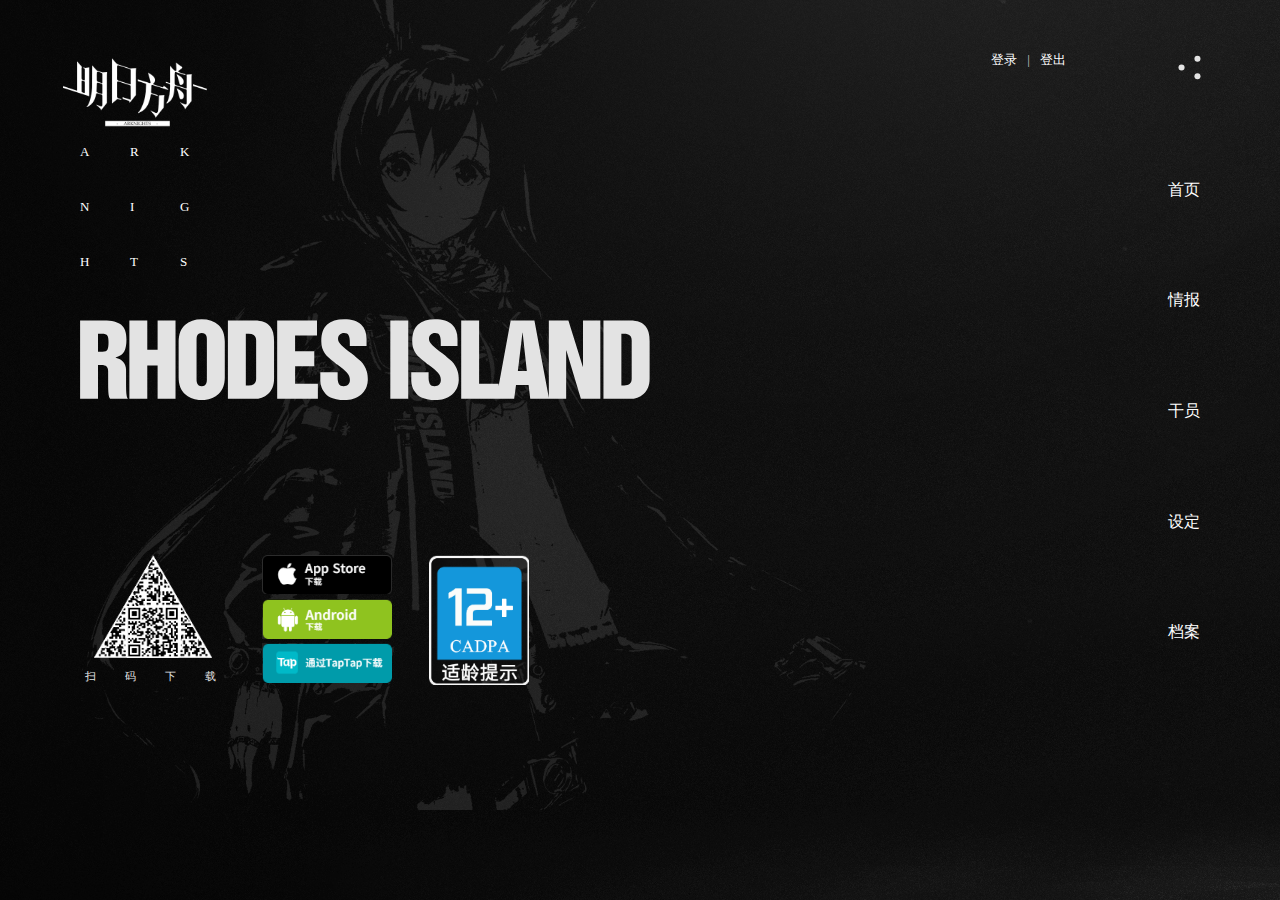
<file: index.html>
<!DOCTYPE html>
<html lang="en">

<head>
    <meta charset="UTF-8">
    <meta http-equiv="X-UA-Compatible" content="IE=edge">
    <meta name="viewport" content="width=device-width, initial-scale=1.0">
    <title>首页</title>
    <link rel="stylesheet" href="./css/style0.css">
</head>

<body background="./img/pageOne/background.jpg">
    <img class="amiya" src="./img/pageOne/amiya.png" alt="">
    <div class="person">
        <div>
            <a href="./page/login.html">登录</a>
            <span>|</span>
            <a href="javascript:void(0);">登出</a>
        </div>
        <svg version="1.1" xmlns="http://www.w3.org/2000/svg" xmlns:xlink="http://www.w3.org/1999/xlink"
            viewBox="0 0 300 300" id="sv">
            <circle cx="242" cy="49" r="35"></circle>
            <circle cx="242" cy="251" r="35"></circle>
            <circle cx="58" cy="150" r="35"></circle>
            <line x1="242" y1="49" x2="59" y2="150" stroke-width="20"></line>
            <line x1="242" y1="251" x2="59" y2="150" stroke-width="20"></line>
        </svg>
    </div>
    <nav id="nav">
        <div class="navContent">
            <ol class="navMenu">
                <li>
                    <a href="index.html">首页</a>
                </li>
                <li>
                    <a href="./page/news.html">情报</a>
                </li>
                <li>
                    <a href="./page/people.html">干员</a>
                </li>
                <li>
                    <a href="./page/background.html">设定</a>
                </li>
                <li>
                    <a href="./page/archives.html">档案</a>
                </li>
            </ol>
        </div>
    </nav>
    <section>
        <div class="title">
            <img src="./img/pageOne/title.png" width="150px" alt="">
        </div>
        <div class="arknights">
            <span>A</span>
            <span>R</span>
            <span>K</span>

            <span>N</span>
            <span>I</span>
            <span>G</span>

            <span>H</span>
            <span>T</span>
            <span>S</span>
        </div>
        <div class="island">
            <svg xmlns="http://www.w3.org/2000/svg" xmlns:xlink="http://www.w3.org/1999/xlink" viewBox="0 0 652 93"
                style="transform: translateY(0%); opacity: 1;">
                <path
                    d="M649.688,78.662 C648.425,81.580 646.737,83.975 644.620,85.844 C642.504,87.715 640.127,89.099 637.493,89.997 C634.855,90.894 632.126,91.343 629.305,91.343 L598.785,91.343 L598.785,1.673 L629.305,1.673 C633.538,1.673 637.102,2.253 639.998,3.413 C642.894,4.574 645.195,6.219 646.904,8.351 C648.612,10.483 649.817,12.991 650.524,15.870 C651.229,18.751 651.582,22.025 651.582,25.690 L651.582,68.336 C651.582,72.303 650.951,75.744 649.688,78.662 ZM631.087,24.568 C631.087,19.481 628.228,16.936 622.511,16.936 L619.281,16.936 L619.281,76.080 L622.511,76.080 C628.228,76.080 631.087,73.538 631.087,68.449 L631.087,24.568 ZM556.348,35.903 L556.126,35.903 L556.126,91.343 L536.522,91.343 L536.299,91.343 L515.024,91.343 L513.131,75.407 L498.762,75.407 L496.646,91.343 L478.826,91.343 L476.150,91.343 L436.053,91.343 L436.053,1.673 L456.548,1.673 L456.548,74.060 L478.826,74.060 L478.826,76.791 L492.636,1.673 L519.814,1.673 L536.299,90.145 L536.299,1.673 L558.687,1.673 L575.172,54.533 L575.395,54.533 L575.395,1.673 L595.222,1.673 L595.222,91.343 L572.946,91.343 L556.348,35.903 ZM506.337,15.590 L506.113,15.590 L500.878,59.471 L511.126,59.471 L506.337,15.590 ZM427.143,84.890 C424.988,87.247 422.092,89.155 418.454,90.614 C414.815,92.073 410.472,92.802 405.422,92.802 C400.595,92.802 396.474,92.129 393.059,90.782 C389.642,89.436 386.894,87.640 384.816,85.395 C382.737,83.151 381.233,80.757 380.305,78.212 C379.376,75.670 378.913,73.125 378.913,70.582 L378.913,60.929 L398.740,60.929 L398.740,67.551 C398.740,70.395 399.222,72.658 400.187,74.341 C401.152,76.024 402.972,76.866 405.645,76.866 C407.873,76.866 409.617,76.212 410.880,74.902 C412.143,73.593 412.774,71.928 412.774,69.908 C412.774,66.616 411.585,63.718 409.210,61.210 C406.833,58.704 403.194,55.693 398.294,52.176 C397.922,51.878 397.329,51.429 396.512,50.829 C395.323,49.858 394.432,49.109 393.839,48.585 C391.462,46.715 389.531,45.105 388.047,43.759 C386.560,42.412 385.206,40.879 383.981,39.158 C382.756,37.437 381.790,35.437 381.085,33.153 C380.378,30.872 380.027,28.271 380.027,25.354 C380.027,16.750 382.272,10.410 386.766,6.331 C391.258,2.253 397.737,0.215 406.203,0.215 C414.890,0.215 421.331,2.198 425.527,6.162 C429.722,10.129 431.821,15.665 431.821,22.772 L431.821,30.853 L412.662,30.853 L412.662,26.027 C412.662,23.109 412.235,20.735 411.382,18.900 C410.527,17.068 408.801,16.151 406.203,16.151 C404.048,16.151 402.340,16.750 401.079,17.946 C399.815,19.144 399.186,20.791 399.186,22.885 C399.186,25.129 400.484,27.505 403.083,30.011 C405.682,32.518 409.581,35.717 414.779,39.606 L416.228,40.729 C417.043,41.402 418.232,42.412 419.792,43.759 C422.092,45.555 423.930,47.126 425.305,48.473 C426.678,49.819 427.978,51.466 429.204,53.410 C430.429,55.357 431.412,57.675 432.155,60.368 C432.897,63.062 433.269,66.243 433.269,69.908 C433.269,72.303 432.786,74.809 431.821,77.427 C430.855,80.047 429.296,82.533 427.143,84.890 ZM354.965,1.673 L375.460,1.673 L375.460,91.343 L354.965,91.343 L354.965,1.673 ZM323.109,84.890 C320.954,87.247 318.058,89.155 314.421,90.614 C310.782,92.073 306.437,92.802 301.389,92.802 C296.561,92.802 292.440,92.129 289.025,90.782 C285.608,89.436 282.860,87.640 280.782,85.395 C278.702,83.151 277.199,80.757 276.271,78.212 C275.342,75.670 274.879,73.125 274.879,70.582 L274.879,60.929 L294.705,60.929 L294.705,67.551 C294.705,70.395 295.188,72.658 296.154,74.341 C297.118,76.024 298.938,76.866 301.611,76.866 C303.839,76.866 305.583,76.212 306.846,74.902 C308.108,73.593 308.740,71.928 308.740,69.908 C308.740,66.616 307.551,63.718 305.176,61.210 C302.798,58.704 299.161,55.693 294.260,52.176 C293.887,51.878 293.294,51.429 292.478,50.829 C291.289,49.858 290.398,49.109 289.805,48.585 C287.427,46.715 285.497,45.105 284.013,43.759 C282.527,42.412 281.172,40.879 279.947,39.158 C278.722,37.437 277.756,35.437 277.050,33.153 C276.344,30.872 275.993,28.271 275.993,25.354 C275.993,16.750 278.238,10.410 282.732,6.331 C287.224,2.253 293.703,0.215 302.168,0.215 C310.856,0.215 317.297,2.198 321.494,6.162 C325.688,10.129 327.787,15.665 327.787,22.772 L327.787,30.853 L308.629,30.853 L308.629,26.027 C308.629,23.109 308.200,20.735 307.348,18.900 C306.493,17.068 304.766,16.151 302.168,16.151 C300.013,16.151 298.307,16.750 297.044,17.946 C295.781,19.144 295.151,20.791 295.151,22.885 C295.151,25.129 296.449,27.505 299.049,30.011 C301.648,32.518 305.546,35.717 310.745,39.606 L312.193,40.729 C313.009,41.402 314.198,42.412 315.757,43.759 C318.058,45.555 319.896,47.126 321.271,48.473 C322.644,49.819 323.944,51.466 325.169,53.410 C326.394,55.357 327.378,57.675 328.121,60.368 C328.863,63.062 329.235,66.243 329.235,69.908 C329.235,72.303 328.751,74.809 327.787,77.427 C326.821,80.047 325.262,82.533 323.109,84.890 ZM225.535,1.673 L271.092,1.673 L271.092,18.956 L246.030,18.956 L246.030,36.800 L267.973,36.800 L267.973,54.084 L246.030,54.084 L246.030,74.060 L272.094,74.060 L272.094,91.343 L225.535,91.343 L225.535,1.673 ZM215.009,85.844 C212.893,87.715 210.515,89.099 207.880,89.997 C205.243,90.894 202.515,91.343 199.694,91.343 L169.173,91.343 L169.173,1.673 L199.694,1.673 C203.926,1.673 207.490,2.253 210.386,3.413 C213.282,4.574 215.583,6.219 217.293,8.351 C219.000,10.483 220.206,12.991 220.913,15.870 C221.617,18.751 221.971,22.025 221.971,25.690 L221.971,68.336 C221.971,72.303 221.339,75.744 220.077,78.662 C218.814,81.580 217.126,83.975 215.009,85.844 ZM201.476,24.568 C201.476,19.481 198.616,16.936 192.899,16.936 L189.669,16.936 L189.669,76.080 L192.899,76.080 C198.616,76.080 201.476,73.538 201.476,68.449 L201.476,24.568 ZM139.211,92.802 C131.117,92.802 124.692,90.484 119.942,85.844 C115.188,81.206 112.813,74.884 112.813,66.878 L112.813,26.139 C112.813,17.685 115.225,11.252 120.053,6.836 C124.879,2.422 131.264,0.215 139.211,0.215 C147.156,0.215 153.542,2.422 158.369,6.836 C163.195,11.252 165.609,17.685 165.609,26.139 L165.609,66.878 C165.609,74.884 163.232,81.206 158.481,85.844 C153.728,90.484 147.304,92.802 139.211,92.802 ZM145.115,24.344 C145.115,23.221 145.076,22.250 145.003,21.425 C144.928,20.603 144.706,19.781 144.335,18.956 C143.963,18.134 143.369,17.460 142.552,16.936 C141.735,16.414 140.621,16.151 139.211,16.151 C137.800,16.151 136.686,16.414 135.869,16.936 C135.052,17.460 134.459,18.134 134.087,18.956 C133.715,19.781 133.492,20.603 133.419,21.425 C133.344,22.250 133.308,23.221 133.308,24.344 L133.308,68.673 C133.308,69.571 133.344,70.432 133.419,71.255 C133.492,72.078 133.715,72.938 134.087,73.836 C134.459,74.734 135.052,75.463 135.869,76.024 C136.686,76.585 137.800,76.866 139.211,76.866 C140.621,76.866 141.735,76.585 142.552,76.024 C143.369,75.463 143.963,74.734 144.335,73.836 C144.706,72.938 144.928,72.078 145.003,71.255 C145.076,70.432 145.115,69.571 145.115,68.673 L145.115,24.344 ZM88.753,53.186 L76.947,53.186 L76.947,91.343 L56.452,91.343 L56.452,1.673 L76.947,1.673 L76.947,35.229 L88.753,35.229 L88.753,1.673 L109.249,1.673 L109.249,91.343 L88.753,91.343 L88.753,53.186 ZM49.490,49.202 C51.606,51.710 52.665,54.833 52.665,58.573 L52.665,74.397 C52.665,79.335 52.793,83.114 53.055,85.732 C53.313,88.351 53.890,90.221 54.780,91.343 L34.509,91.343 C33.468,90.072 32.819,88.015 32.559,85.170 C32.298,82.328 32.170,78.737 32.170,74.397 L32.170,60.032 C32.170,57.414 31.574,55.525 30.387,54.365 C29.199,53.205 27.194,52.625 24.373,52.625 L20.585,52.625 L20.585,91.343 L0.091,91.343 L0.091,1.673 L27.157,1.673 C36.438,1.673 43.086,3.301 47.095,6.555 C51.105,9.810 53.110,15.404 53.110,23.334 C53.110,29.245 52.311,33.790 50.716,36.969 C49.118,40.150 45.795,42.524 40.746,44.095 L40.746,44.320 C44.459,45.069 47.374,46.696 49.490,49.202 ZM31.334,19.069 C30.479,17.649 28.232,16.936 24.595,16.936 L20.585,16.936 L20.585,37.361 L25.598,37.361 C28.716,37.361 30.666,36.520 31.445,34.837 C32.225,33.153 32.615,30.479 32.615,26.812 C32.615,23.072 32.187,20.491 31.334,19.069 Z">
                </path>
            </svg>
        </div>
        <div class="st"></div>
    </section>
    <footer>
        <div class="download">
            <div class="m">
                <div>
                    <img src="./img/pageOne/code.png" alt="">
                    <span class="DW">扫码下载</span>
                </div>
            </div>
            <div class="D">
                <a href="https://apps.apple.com/cn/app/id1454663939" target="_blank">
                    <img src="./img/pageOne/apple.png" width="130px" alt="">
                </a>
                <a href="https://ak.hypergryph.com/downloads/android_lastest">
                    <img src="./img/pageOne/android.png" width="130px" alt="">
                </a>
                <a href="https://l.taptap.com/UsXMIuxq">
                    <img src="./img/pageOne/taptap.png" width="130px" alt="">
                </a>
            </div>
            <div class="do">
                <a href="https://ak.hypergryph.com/news/2021059770.html" target="_blank">
                    <img src="./img/pageOne/12+.png" width="100px" alt="">
                </a>
            </div>
        </div>
    </footer>
</body>

</html>
</file>
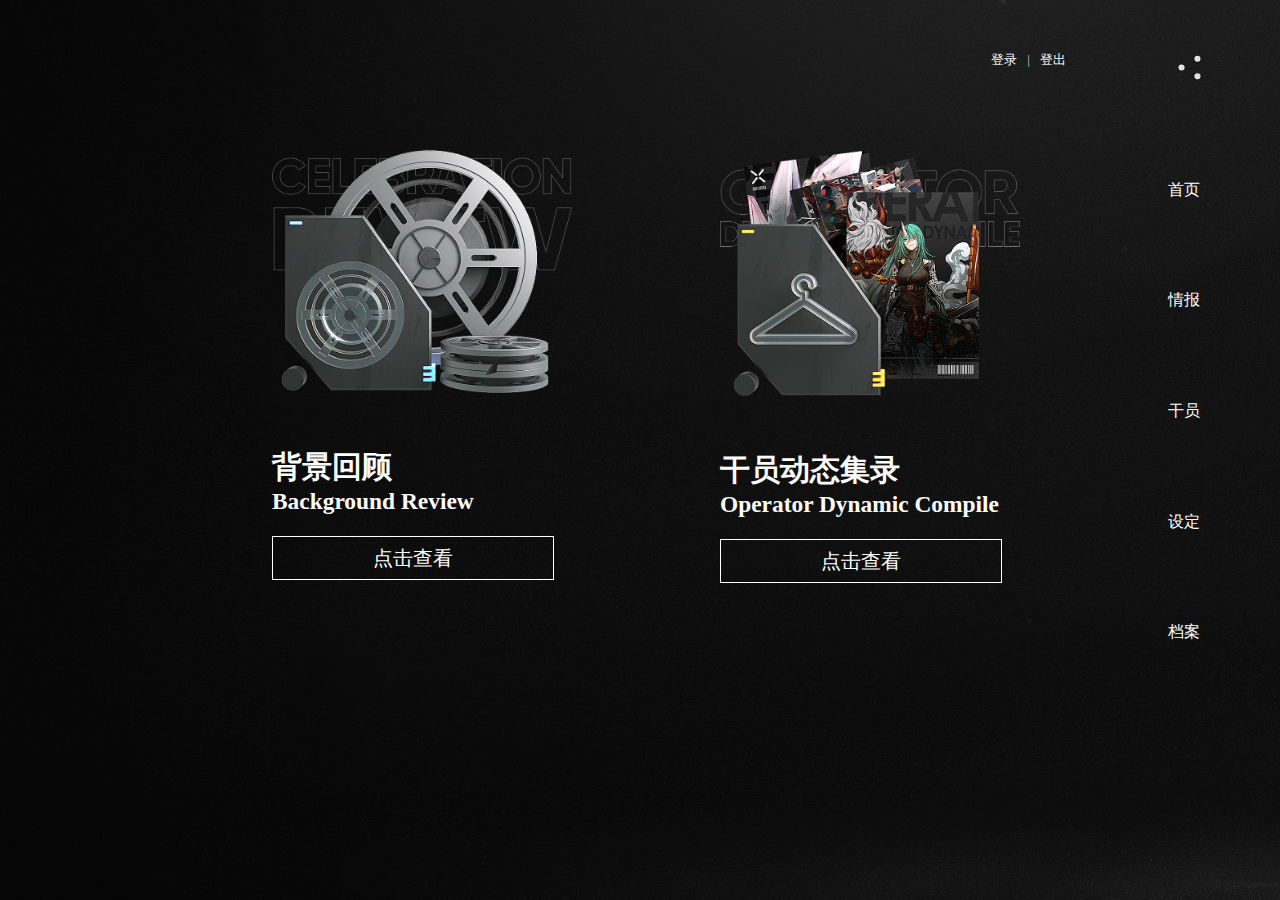
<file: page/archives.html>
<!DOCTYPE html>
<html lang="en">

<head>
    <meta charset="UTF-8">
    <meta http-equiv="X-UA-Compatible" content="IE=edge">
    <meta name="viewport" content="width=device-width, initial-scale=1.0">
    <title>档案</title>
    <link rel="stylesheet" href="../css/style4.css">
</head>

<body>
    <div class="person">
        <div>
            <a href="../page/login.html">登录</a>
            <span>|</span>
            <a href="javascript:void(0);">登出</a>
        </div>
        <svg version="1.1" xmlns="http://www.w3.org/2000/svg" xmlns:xlink="http://www.w3.org/1999/xlink"
            viewBox="0 0 300 300" id="sv">
            <circle cx="242" cy="49" r="35"></circle>
            <circle cx="242" cy="251" r="35"></circle>
            <circle cx="58" cy="150" r="35"></circle>
            <line x1="242" y1="49" x2="59" y2="150" stroke-width="20"></line>
            <line x1="242" y1="251" x2="59" y2="150" stroke-width="20"></line>
        </svg>
    </div>
    <nav id="nav">
        <div class="navContent">
            <ol class="navMenu">
                <li>
                    <a href="../index.html">首页</a>
                </li>
                <li>
                    <a href="../page/news.html">情报</a>
                </li>
                <li>
                    <a href="../page/people.html">干员</a>
                </li>
                <li>
                    <a href="../page/background.html">设定</a>
                </li>
                <li>
                    <a href="../page/archives.html">档案</a>
                </li>
            </ol>
        </div>
    </nav>
    <div class="one">
        <img src="../img/pageFive/one.png" alt="">
        <div id="text1">
            <h2>背景回顾</h2>
            <h3>Background Review</h3>
            <a href="../page/background.html"> 点击查看</a>
        </div>
    </div>
    <div class="two">
        <img src="../img/pageFive/two.png" alt="">
        <div id="text2">
            <h2>干员动态集录</h2>
            <h3>Operator Dynamic Compile</h3>
            <a href="https://ak.hypergryph.com/archive/dynamicCompile/"> 点击查看</a>
        </div>
    </div>
</body>

</html>
</file>
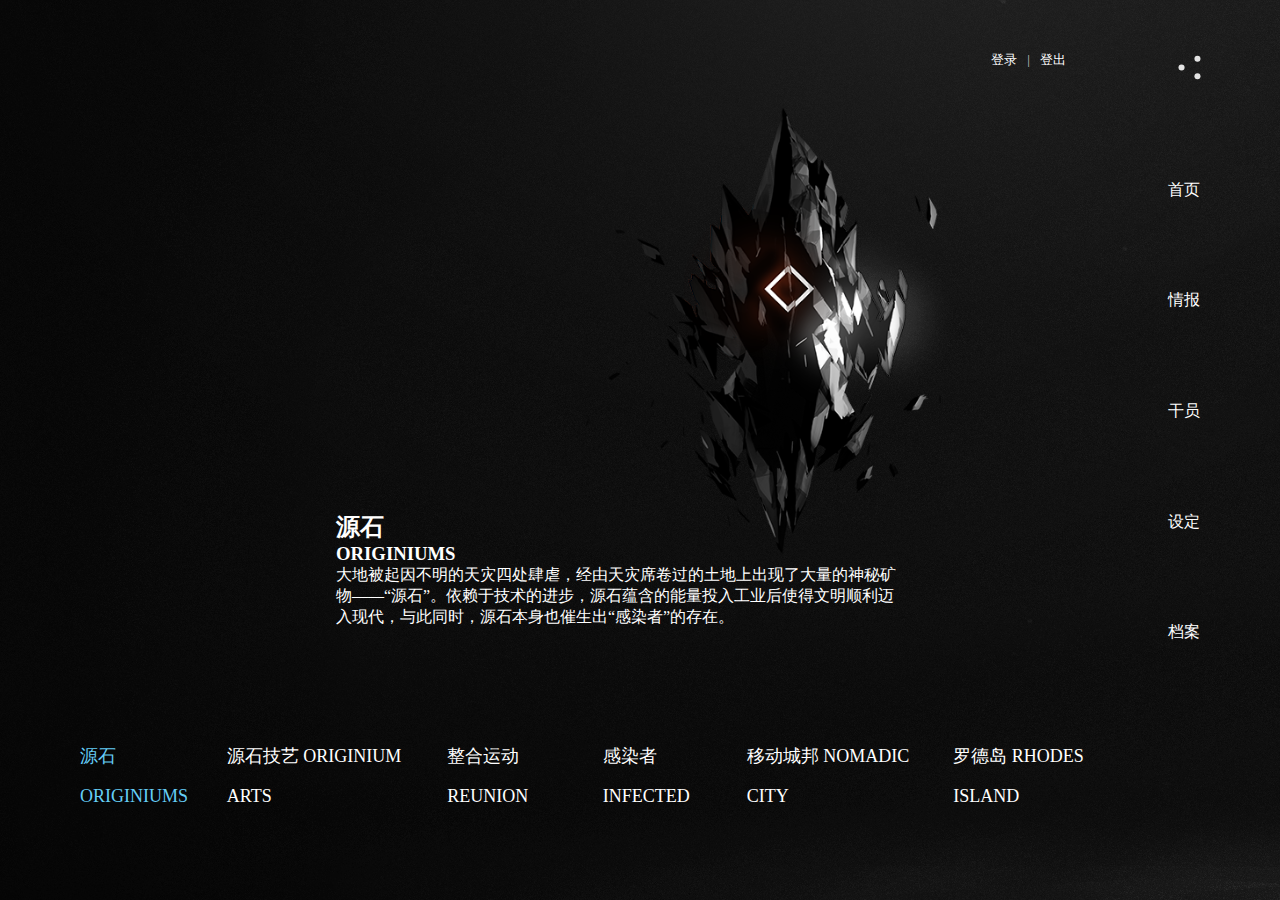
<file: page/background.html>
<!DOCTYPE html>
<html lang="en">

<head>
    <meta charset="UTF-8">
    <meta http-equiv="X-UA-Compatible" content="IE=edge">
    <meta name="viewport" content="width=device-width, initial-scale=1.0">
    <title>设定</title>
    <link rel="stylesheet" href="../css/style3.css">
</head>

<body>
    <div class="person">
        <div>
            <a href="../page/login.html">登录</a>
            <span>|</span>
            <a href="javascript:void(0);">登出</a>
        </div>
        <svg version="1.1" xmlns="http://www.w3.org/2000/svg" xmlns:xlink="http://www.w3.org/1999/xlink"
            viewBox="0 0 300 300" id="sv">
            <circle cx="242" cy="49" r="35"></circle>
            <circle cx="242" cy="251" r="35"></circle>
            <circle cx="58" cy="150" r="35"></circle>
            <line x1="242" y1="49" x2="59" y2="150" stroke-width="20"></line>
            <line x1="242" y1="251" x2="59" y2="150" stroke-width="20"></line>
        </svg>
    </div>
    <nav id="nav">
        <div class="navContent">
            <ol class="navMenu">
                <li>
                    <a href="../index.html">首页</a>
                </li>
                <li>
                    <a href="../page/news.html">情报</a>
                </li>
                <li>
                    <a href="../page/people.html">干员</a>
                </li>
                <li>
                    <a href="../page/background.html">设定</a>
                </li>
                <li>
                    <a href="../page/archives.html">档案</a>
                </li>
            </ol>
        </div>
    </nav>
    <div class="menu">
        <ol class="IN">
            <li>
                <input type="radio" name="check" id="active1" checked><label for="active1"><span>源石</span>
                    ORIGINIUMS</label>
                <div class="ac1">
                    <img src="../img/pageFour/yvanshi.png" alt="">
                    <h2>源石</h2>
                    <h3>ORIGINIUMS</h3>
                    <div>
                        大地被起因不明的天灾四处肆虐，经由天灾席卷过的土地上出现了大量的神秘矿物——“源石”。依赖于技术的进步，源石蕴含的能量投入工业后使得文明顺利迈入现代，与此同时，源石本身也催生出“感染者”的存在。
                    </div>
                </div>
            </li>
            <li>
                <input type="radio" name="check" id="active2"><label for="active2"><span>源石技艺</span> ORIGINIUM
                    ARTS</label>
                <div class="ac2">
                    <img src="../img/pageFour/yvanshijiyi.png" alt="">
                    <h2>源石技艺</h2>
                    <h3>ORIGINIUM ARTS</h3>
                    <div>
                        源石被发现之后，人们发掘出一种通过它来施放一系列令物质改变原有性状的技术，这种技术被称为源石技艺，常被俗称为“法术”。源石技艺所运用的能源，一般被认为来自于源石本身。而人是否能施放法术，以及所能施放法术的形式、强度、效果等，通常受到先天具备的素质、后天对源石技艺的学习能力这两方面因素的制约。
                    </div>
                </div>
            </li>
            <li>
                <input type="radio" name="check" id="active3"><label for="active3"><span>整合运动</span> REUNION</label>
                <div class="ac3">
                    <img src="../img/pageFour/zhengheyundong.png" alt="">
                    <h2>整合运动</h2>
                    <h3>REUNION</h3>
                    <div>
                        无种族立场，极端排外的感染者组织。他们宣称“感染者应对自己的身份感到骄傲，积极去获取并使用属于自己的力量”。试图用最原始的手段去争夺世界的公正。以某座被摧毁的伟大城市为开端，医疗机构“罗德岛”的突然介入，令整个事态向着未知发展。
                    </div>
                </div>
            </li>
            <li>
                <input type="radio" name="check" id="active4"><label for="active4"><span>感染者</span> INFECTED</label>
                <div class="ac4">
                    <img src="../img/pageFour/ganranzhe.png" alt="">
                    <h2>感染者</h2>
                    <h3>INFECTED</h3>
                    <div>
                        被源石所感染的人。理论致死率100%
                        ，死亡时存在扩散传染性以及潜在危险能力，是各国隔离驱逐的目标。长久以来，没人告诉他们该如何渡过余生，如今伴随着一位颠覆者的出现，越来越多的感染者被纳入一场名为“整合运动”的反抗浪潮。
                    </div>
                </div>
            </li>
            <li>
                <input type="radio" name="check" id="active5"><label for="active5"><span>移动城邦</span> NOMADIC
                    CITY</label>
                <div class="ac5">
                    <img src="../img/pageFour/yidongchengbang.png" alt="">
                    <h2>移动城邦</h2>
                    <h3>NOMADIC
                        CITY</h3>
                    <div>
                        建造在可移动设备上的城市。频繁发生且破坏力巨大的天灾，迫使几乎所有的国家，都需要采用定期迁移家园与聚落的方式进行躲避。而移动城市，正是在这种需求下慢慢诞生的。人们在迁徙的过程中，尝试将建筑和种种装置安设在移动设备之上，并不断地扩大载具的规模。在文明与技术的演变之下，人们最终创造出了十分庞大的移动城市
                    </div>
                </div>
            </li>
            <li>
                <input type="radio" name="check" id="active6"><label for="active6"><span>罗德岛</span> RHODES
                    ISLAND</label>
                <div class="ac6">
                    <img src="../img/pageFour/luodedao.png" alt="">
                    <h2>罗德岛</h2>
                    <h3>RHODES
                        ISLAND</h3>
                    <div>
                        罗德岛制药公司作为感染者问题专家，聘用感染者，深入危险地区，通过种种手段，已经成功解决了数起感染者引发的事件。而今，他们将面对史无前例的感染者暴乱。在各个势力间游走，发掘不为人知的内幕，抵挡感染者的疯狂进攻，你的决策将决定罗德岛的方向。
                    </div>
                </div>
            </li>
        </ol>
    </div>
</body>

</html>
</file>
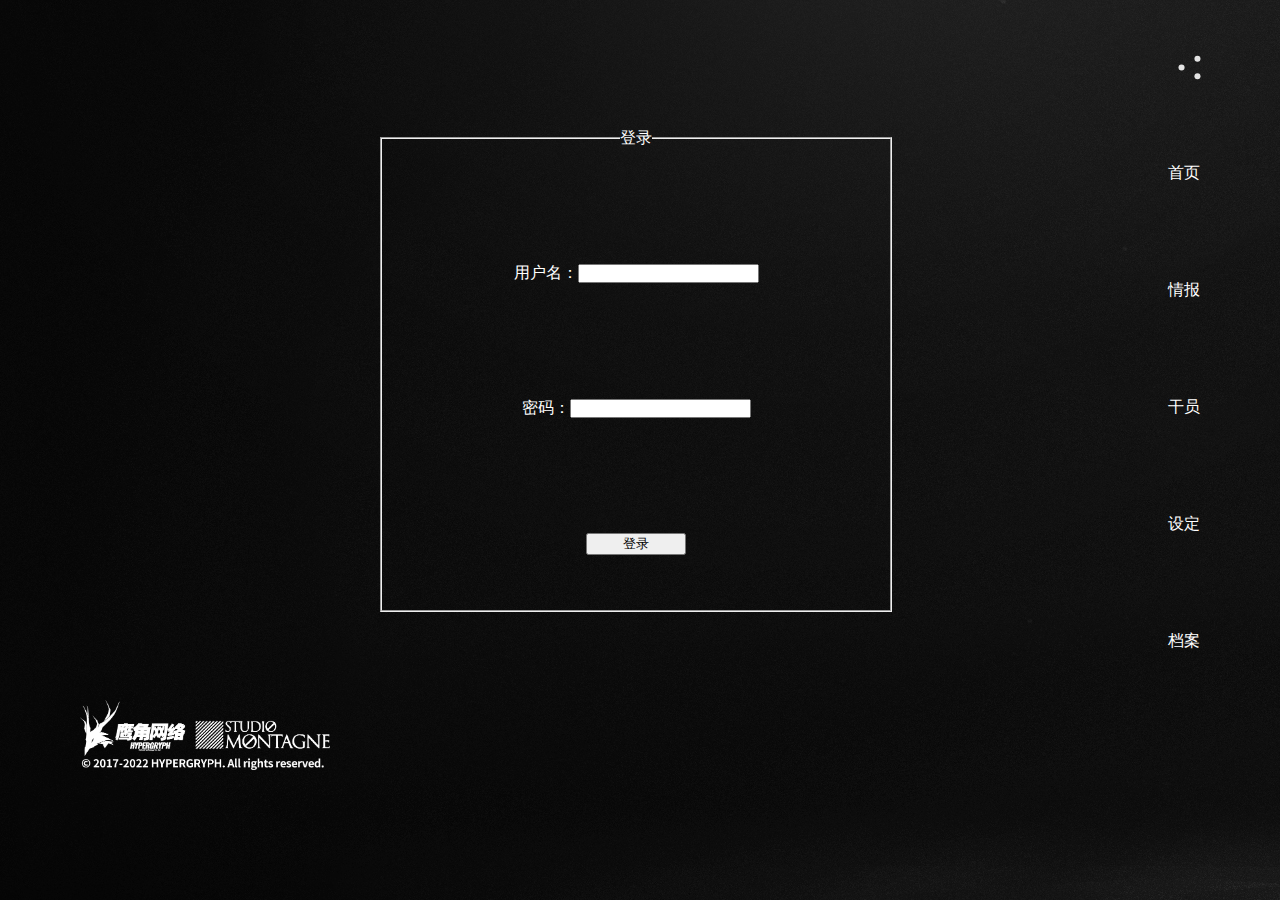
<file: page/login.html>
<!DOCTYPE html>
<html lang="en">

<head>
    <meta charset="UTF-8">
    <meta http-equiv="X-UA-Compatible" content="IE=edge">
    <meta name="viewport" content="width=device-width, initial-scale=1.0">
    <title>登录</title>
    <link rel="stylesheet" href="../css/style5.css">
</head>

<body>
    <div class="person">
        <svg version="1.1" xmlns="http://www.w3.org/2000/svg" xmlns:xlink="http://www.w3.org/1999/xlink"
            viewBox="0 0 300 300" id="sv">
            <circle cx="242" cy="49" r="35"></circle>
            <circle cx="242" cy="251" r="35"></circle>
            <circle cx="58" cy="150" r="35"></circle>
            <line x1="242" y1="49" x2="59" y2="150" stroke-width="20"></line>
            <line x1="242" y1="251" x2="59" y2="150" stroke-width="20"></line>
        </svg>
    </div>
    <nav id="nav">
        <div class="navContent">
            <ol class="navMenu">
                <li>
                    <a href="../index.html">首页</a>
                </li>
                <li>
                    <a href="../page/news.html">情报</a>
                </li>
                <li>
                    <a href="../page/people.html">干员</a>
                </li>
                <li>
                    <a href="../page/background.html">设定</a>
                </li>
                <li>
                    <a href="../page/archives.html">档案</a>
                </li>
            </ol>
        </div>
    </nav>
    <section>
        <form action="" class="message">
            <fieldset>
                <legend>登录</legend>
                用户名：<input type="text" required><br>
                密码：<input type="password" name="password" required maxlength="16"><br>
                <input id="sub" type="submit" value="登录">
            </fieldset>
        </form>
    </section>
    <img id="title" src="../img/login/title.png" alt="">
</body>

</html>
</file>
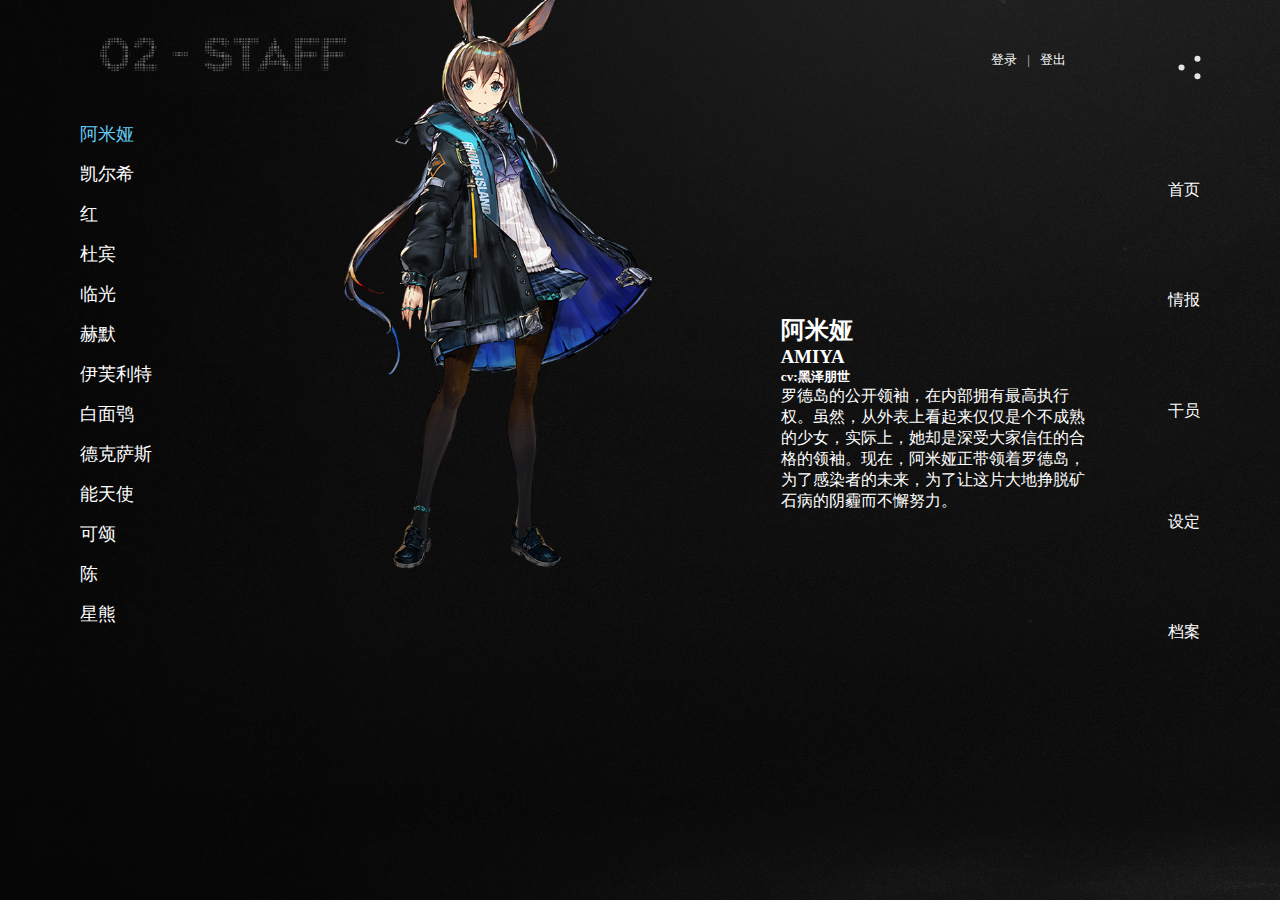
<file: page/people.html>
<!DOCTYPE html>
<html lang="en">

<head>
    <meta charset="UTF-8">
    <meta http-equiv="X-UA-Compatible" content="IE=edge">
    <meta name="viewport" content="width=device-width, initial-scale=1.0">
    <title>干员</title>
    <link rel="stylesheet" href="../css/style2.css">
</head>

<body>
    <div class="person">
        <div>
            <a href="../page/login.html">登录</a>
            <span>|</span>
            <a href="javascript:void(0);">登出</a>
        </div>
        <svg version="1.1" xmlns="http://www.w3.org/2000/svg" xmlns:xlink="http://www.w3.org/1999/xlink"
            viewBox="0 0 300 300" id="sv">
            <circle cx="242" cy="49" r="35"></circle>
            <circle cx="242" cy="251" r="35"></circle>
            <circle cx="58" cy="150" r="35"></circle>
            <line x1="242" y1="49" x2="59" y2="150" stroke-width="20"></line>
            <line x1="242" y1="251" x2="59" y2="150" stroke-width="20"></line>
        </svg>
    </div>
    <nav id="nav">
        <div class="navContent">
            <ol class="navMenu">
                <li>
                    <a href="../index.html">首页</a>
                </li>
                <li>
                    <a href="../page/news.html">情报</a>
                </li>
                <li>
                    <a href="../page/people.html">干员</a>
                </li>
                <li>
                    <a href="../page/background.html">设定</a>
                </li>
                <li>
                    <a href="../page/archives.html">档案</a>
                </li>
            </ol>
        </div>
    </nav>
    <div class="peo">
        <img src="../img/pageThree/peo.png" alt="">
    </div>
    <section class="example">
        <ol>
            <li>
                <input type="radio" name="check" id="active1" checked><label for="active1">阿米娅</label>
                <div class="AMI">
                    <img src="../img/pageThree/amiya.png" alt="">
                    <div class="in">
                        <h2>阿米娅</h2>
                        <h3>AMIYA</h3>
                        <h5>cv:黑泽朋世</h5>
                        <div>
                            罗德岛的公开领袖，在内部拥有最高执行权。虽然，从外表上看起来仅仅是个不成熟的少女，实际上，她却是深受大家信任的合格的领袖。现在，阿米娅正带领着罗德岛，为了感染者的未来，为了让这片大地挣脱矿石病的阴霾而不懈努力。
                        </div>
                    </div>
                </div>
            </li>
            <li>
                <input type="radio" name="check" id="active2"><label for="active2">凯尔希</label>
                <div class="KAIER">
                    <img src="../img/pageThree/kaierxi.png" alt="">
                    <div class="in1">
                        <h2>凯尔希</h2>
                        <h3>KAL'TSIT</h3>
                        <h5>cv:日笠阳子</h5>
                        <div>
                            罗德岛最高管理者之一，阿米娅的直接辅导者。
                            罗德岛医疗部门的总负责人。
                            作为罗德岛的老成员，凯尔希医生是在阿米娅背后最稳固的援护者。
                        </div>
                    </div>
                </div>
            </li>
            <li>
                <input type="radio" name="check" id="active3"><label for="active3">红</label>
                <div class="RED">
                    <img src="../img/pageThree/hong.png" alt="">
                    <div class="in2">
                        <h2>红</h2>
                        <h3>PROJEKT RED</h3>
                        <h5>cv:小清水亚美</h5>
                        <div>
                            红，身份不明，履历缺失，由凯尔希医生接收、监护并担保。
                            于机动作战，特种作战与隐秘作战中表现出极高天赋，成绩斐然。
                            现于凯尔希医生的指导下，作为特种干员为罗德岛提供服务。
                        </div>
                    </div>
                </div>
            </li>
            <li>
                <input type="radio" name="check" id="active4"><label for="active4">杜宾</label>
                <div class="DU">
                    <img src="../img/pageThree/dubin.png" alt="">
                    <div class="in3">
                        <h2>杜宾</h2>
                        <h3>DOBERMANN</h3>
                        <h5>cv:种崎敦美</h5>
                        <div>
                            前玻利瓦尔军人，加入罗德岛后担任教官，主要负责基层和新晋干员培训，必要时刻，也会负责对俘虏的审讯。
                            熟悉各种规模的军事行动，自身作为士兵的素养也极高，作为近卫干员，在第一线带领队伍冲锋陷阵。
                        </div>
                    </div>
                </div>
            </li>
            <li>
                <input type="radio" name="check" id="active5"><label for="active5">临光</label>
                <div class="LIN">
                    <img src="../img/pageThree/linguang.png" alt="">
                    <div class="in4">
                        <h2>临光</h2>
                        <h3>NEARL</h3>
                        <h5>cv:佐仓绫音</h5>
                        <div>
                            临光，前卡西米尔耀骑士，感染者援助团体“使徒”的一员。在掩护己方队员、机动作战、歼灭战与开阔地带作战中体现出极高的战斗技巧和个人军事素养。
                            现于罗德岛作为重装干员行动，并于现场提供战术指挥支援。
                        </div>
                    </div>
                </div>
            </li>
            <li>
                <input type="radio" name="check" id="active6"><label for="active6">赫默</label>
                <div class="HE">
                    <img src="../img/pageThree/hemo.png" alt="">
                    <div class="in5">
                        <h2>赫默</h2>
                        <h3>SILENCE</h3>
                        <h5>cv:鬼头明里</h5>
                        <div>
                            赫默，莱茵生命有限公司源石有关项目研究员，曾主管数项未知应用研究，同期亦主持数个矿石病临床试验项目。
                            现于罗德岛为多项行动提供战场医疗救护服务。
                        </div>
                    </div>
                </div>
            </li>
            <li>
                <input type="radio" name="check" id="active7"><label for="active7">伊芙利特</label>
                <div class="YI">
                    <img src="../img/pageThree/xiaohuolong.png" alt="">
                    <div class="in6">
                        <h2>伊芙利特</h2>
                        <h3>IFRIT</h3>
                        <h5>cv:花守由美里</h5>
                        <div>
                            伊芙利特，前莱茵生命医疗对象，重度感染者。拥有极高的源石适应性，伴随有多发性点火现象。进入莱茵生命前的履历缺失。
                            现于罗德岛接受治疗，由医疗干员赫默担任监护与担保人。
                        </div>
                    </div>
                </div>
            </li>
            <li>
                <input type="radio" name="check" id="active8"><label for="active8">白面鸮</label>
                <div class="WH">
                    <img src="../img/pageThree/baimianxiao.png" alt="">
                    <div class="in7">
                        <h2>白面鸮</h2>
                        <h3>PTILOPSIS</h3>
                        <h5>cv:金元寿子</h5>
                        <div>
                            白面鸮，前莱茵生命公司，数据维护专员。在医疗类源石技艺领域取得不菲成就，于医疗数据维护，常规医疗方案应用，多项目医疗行为等相关领域，拥有丰富经验。
                            现于罗德岛担任医疗干员，亦就职于医疗部门，某临床实验小组。同时，为罗德岛提供若干项医疗项目的相关辅助工作。
                        </div>
                    </div>
                </div>
            </li>
            <li>
                <input type="radio" name="check" id="active9"><label for="active9">德克萨斯</label>
                <div class="DE">
                    <img src="../img/pageThree/dekesasi.png" alt="">
                    <div class="in8">
                        <h2>德克萨斯</h2>
                        <h3>TEXAS</h3>
                        <h5>cv:田所梓</h5>
                        <div>
                            企鹅物流员工，单兵作战能力出类拔萃。
                            于合约期内任企鹅物流驻罗德岛联络人员，同时为罗德岛的多项行动提供协助。
                        </div>
                    </div>
                </div>
            </li>
            <li>
                <input type="radio" name="check" id="active10"><label for="active10">能天使</label>
                <div class="NENG">
                    <img src="../img/pageThree/nengtianshi.png" alt="">
                    <div class="in9">
                        <h2>能天使</h2>
                        <h3>EXUSIAI</h3>
                        <h5>cv:石见舞菜香</h5>
                        <div>
                            能天使，拉特兰公民，适用拉特兰一至十三项公民权益。企鹅物流公司成员。从事秘密联络，武装押运等非公开活动，推测身份：信使。于合约期内任企鹅物流驻罗德岛联络人员，同时为罗德岛多项行动提供协助。
                        </div>
                    </div>
                </div>
            </li>
            <li>
                <input type="radio" name="check" id="active11"><label for="active11">可颂</label>
                <div class="KESONG">
                    <img src="../img/pageThree/kesong.png" alt="">
                    <div class="in10">
                        <h2>可颂</h2>
                        <h3>CROISSANT</h3>
                        <h5>cv:久保百合花</h5>
                        <div>
                            企鹅物流员工，于合约期内任企鹅物流驻罗德岛外派干员。 擅长防守，能同时牵制数个敌人，并拥有怪力，能用巨锤轻松击飞瘦弱的敌人。
                        </div>
                    </div>
                </div>
            </li>
            <li>
                <input type="radio" name="check" id="active12"><label for="active12">陈</label>
                <div class="CHEN">
                    <img src="../img/pageThree/chen.png" alt="">
                    <div class="in11">
                        <h2>陈</h2>
                        <h3>CHEN</h3>
                        <h5>cv:石上静香</h5>
                        <div>
                            陈，龙门高级警司，龙门近卫局特别督查组组长，毕业于维多利亚皇家近卫学校，成绩优异，表现突出。在龙门近卫局供职期间，力主取缔龙门境内非法活动，对抗暴力犯罪和有组织犯罪，追缉武装逃犯与国际重犯等行动，并取得多项重大成果。
                            现作为特别人员协助罗德岛行动，并为现场提供战术指挥支援。
                        </div>
                    </div>
                </div>
            </li>
            <li>
                <input type="radio" name="check" id="active13"><label for="active13">星熊</label>
                <div class="XING">
                    <img src="../img/pageThree/xingxiong.png" alt="">
                    <div class="in12">
                        <h2>星熊</h2>
                        <h3>HOSHIGUMA</h3>
                        <h5>cv:安野希世乃</h5>
                        <div>
                            星熊，龙门近卫局特别任务组精英干员。存在数项指控记录。
                            经龙门总督魏彦吾交涉，龙门近卫局依星熊的优异能力与良好表现，破格将其吸纳进近卫局特别督察组。在处理高危险性犯罪事件、要员保护、灾害紧急救援等领域表现出较高专业性。
                            现作为重装干员协助罗德岛行动，并为现场提供战术执行与指挥支援。
                        </div>
                    </div>
                </div>
            </li>
        </ol>
    </section>
</body>

</html>
</file>
<file: css/style0.css>
* {
    box-sizing: border-box;
    margin: 0;
    padding: 0;
}

body {
    margin-left: 5rem;
}

.amiya {
    position: absolute;
    height: 90%;
    opacity: 0.1;
}

a {
    text-decoration: none;
    color: #fff;
    width: 100%;
}

a:hover {
    color: #65cef7;
}

.person {
    margin-top: 15px;
    display: flex;
    font-size: 13px;
    position: absolute;
    color: #c9cbd0;
    right: 4.5em;
    top: 2em;
}

.person div {
    margin-right: 3em;
    margin-top: 10px;
}

.person div span {
    margin: 0 0.5em;
}

#sv {
    fill: #e3e3e3;
    right: 0;
    padding: 0.5em;
    margin: 0.5em 1em 0 5em;
    width: 3em;
    height: 3em;
}

nav {
    right: 3em;
    height: 90%;
    position: absolute;
    z-index: 1;
}

.navContent {
    position: relative;
    margin-top: 15vh;
}

.navMenu {
    width: 4em;
    font-family: "SansRegular";
    font-size: 1em;
    list-style: none;
    margin-block-start: 1em;
    margin-block-end: 1em;
    margin-inline-start: 0px;
    margin-inline-end: 0px;
    padding-inline-start: 0px;
}

.navMenu>li>a {
    text-align: -webkit-match-parent;
    font-family: "SansRegular";
    font-size: 1rem;
}

.navMenu>li {
    padding: 2.8rem 0;
    display: list-item;
    text-align: -webkit-match-parent;
    font-family: "SansRegular";
    font-size: 1rem;
}

.D img:hover {
    border: 2px solid #fff;
    border-radius: 10px;
}

.title {
    padding-top: 55px;
    margin-left: -20px;
    margin-bottom: 10px
}

.arknights {
    font-size: small;
    text-align: left;
    color: rgb(255, 255, 255);
    display: grid;
    grid-template-rows: repeat(3, 55px);
    grid-template-columns: repeat(3, 50px);
}

.island {
    overflow: hidden;
    display: inline-flex;
    width: 570px;
    height: 100%;
    margin-top: 10px;
}

.island>svg>path {
    fill: #e3e3e3;
}

.DW {
    color: rgb(255, 255, 255);
    font-size: 0.7rem;
    flex-grow: 1;
    font-family: "SansMedium";
    color: #e3e3e3;
    width: 100%;
    text-align: justify;
    text-align-last: justify;
    display: block;
    height: 1rem;
}

.m {
    width: 131px;
    height: 131px;
    display: block;
    position: relative;
    margin-top: 150px;
    margin-bottom: -130px;
}

.m>div img{
    position: absolute;
    width: 90%;
    padding-bottom: 3vh;
    margin-left: 1vh;
    z-index: -1;
}

.m>div {
    width: 100%;
    height: 100%;
    background-size: 100% auto;
    background-repeat: no-repeat;
    display: flex;
    align-items: flex-end;
    justify-content: space-between;
    margin-left: 5px;
}

.D {
    position: absolute;
    left: 12rem;
    margin-left: 70px;
}

.D>a {
    width: 9.5rem;
    height: 2.75rem;
    border-radius: 6px;
    display: block;
}

.do {
    position: absolute;
    left: 24rem;
    margin-left: 45px;
}
</file>
<file: css/style4.css>
* {
    box-sizing: border-box;
    margin: 0;
    padding: 0;
}

body {
    margin-left: 5em;
    background-image: url(../img/pageOne/background.jpg);
}

a {
    text-decoration: none;
    color: #fff;
    width: 100%;
}

a:hover {
    color: #65cef7;
}

.person {
    margin-top: 15px;
    display: flex;
    font-size: 13px;
    position: absolute;
    color: #c9cbd0;
    right: 4.5em;
    top: 2em;
}

.person div {
    margin-right: 3em;
    margin-top: 10px;
}

.person div span {
    margin: 0 0.5em;
}

#sv {
    fill: #e3e3e3;
    right: 0;
    padding: 0.5em;
    margin: 0.5em 1em 0 5em;
    width: 3em;
    height: 3em;
}

nav {
    right: 3em;
    height: 90%;
    position: absolute;
    z-index: 1;
}

.navContent {
    position: relative;
    margin-top: 15vh;
}

.navMenu {
    width: 4em;
    font-family: "SansRegular";
    font-size: 1em;
    list-style: none;
    margin-block-start: 1em;
    margin-block-end: 1em;
    margin-inline-start: 0px;
    margin-inline-end: 0px;
    padding-inline-start: 0px;
}

.navMenu>li>a {
    text-align: -webkit-match-parent;
    font-family: "SansRegular";
    font-size: 1rem;
}

.navMenu>li {
    padding: 2.8rem 0;
    display: list-item;
    text-align: -webkit-match-parent;
    font-family: "SansRegular";
    font-size: 1rem;
}

.one {
    position: absolute;
    padding-top: 150px;
    margin-left: 15vw;
    z-index: 1;
}

.two {
    position: absolute;
    padding-top: 150px;
    margin-left: 50vw;
    z-index: 0;
}

.one img {
    width: 300px;
}

#text1 {
    color: #fff;
    font-size: 20px;
    padding-top: 50px;
}

#text1 h3 {
    margin-bottom: 30px;
}

#text1 a {
    margin-top: 40px;
    border: #fff solid 1px;
    text-align: center;
    padding: 10px 100px;
    width: 80%;
    height: 50px;
}

#text1 a:hover {
    background-color: #65cef7;
    color: #000000;
}

.two img {
    width: 300px;
}

#text2 {
    color: #fff;
    font-size: 20px;
    padding-top: 50px;
}

#text2 h3 {
    margin-bottom: 30px;
}

#text2 a {
    border: #fff solid 1px;
    text-align: center;
    padding: 10px 100px;
    width: 80%;
    height: 50px;
}

#text2 a:hover {
    background-color: #65cef7;
    color: #000000;
}
</file>
<file: css/style3.css>
* {
    box-sizing: border-box;
    margin: 0;
    padding: 0;
}

body {
    margin-left: 5rem;
    background-image: url(../img/pageOne/background.jpg);
}

a {
    text-decoration: none;
    color: #fff;
    width: 100%;
}

a:hover {
    color: #65cef7;
}

.person {
    margin-top: 15px;
    display: flex;
    font-size: 13px;
    position: absolute;
    color: #c9cbd0;
    right: 4.5em;
    top: 2em;
}

.person div {
    margin-right: 3em;
    margin-top: 10px;
}

.person div span {
    margin: 0 0.5em;
}

#sv {
    fill: #e3e3e3;
    right: 0;
    padding: 0.5em;
    margin: 0.5em 1em 0 5em;
    width: 3em;
    height: 3em;
}

nav {
    right: 3em;
    height: 90%;
    position: absolute;
    z-index: 1;
}

.navContent {
    position: relative;
    margin-top: 15vh;
}

.navMenu {
    width: 4em;
    font-family: "SansRegular";
    font-size: 1em;
    list-style: none;
    margin-block-start: 1em;
    margin-block-end: 1em;
    margin-inline-start: 0px;
    margin-inline-end: 0px;
    padding-inline-start: 0px;
}

.navMenu>li>a {
    text-align: -webkit-match-parent;
    font-family: "SansRegular";
    font-size: 1rem;
}

.navMenu>li {
    padding: 2.8rem 0;
    display: list-item;
    text-align: -webkit-match-parent;
    font-family: "SansRegular";
    font-size: 1rem;
}

.menu ol {
    color: #fff;
    list-style: none;
    margin-top: 1em;
}

.menu {
    height: 100%;
    padding-top: 80vh;
    padding-right: 10vw;
}

ol,
li {
    list-style: none;
}

.IN {
    position: relative;
    display: flex;
}

li {
    flex: auto;
}

input {
    display: none;
}

input+label {
    display: block;
    width: 100%;
    height: 100%;
    font-size: 18px;
    line-height: 40px;
    color: #fff;
}

input+label+div {
    display: none;
    position: absolute;
    z-index: -1;
    left: 20vw;
    top: -25vh;
    right: 20vw;
}

input:checked+label {
    color: #65cef7;
}

input:checked+label+div {
    display: block;
}

label:hover {
    color: #65cef7;
}

.menu img {
    position: absolute;
    height: 100vh;
    margin-top: -70vh;
    z-index: -1;
}
</file>
<file: css/style5.css>
* {
    box-sizing: border-box;
    margin: 0;
    padding: 0;
}

body {
    margin-left: 5em;
    background-image: url(../img/pageOne/background.jpg);
    color: #fff;
}

a {
    text-decoration: none;
    color: #fff;
    width: 100%;
}

a:hover {
    color: #65cef7;
}

.person {
    margin-top: 15px;
    display: flex;
    font-size: 13px;
    position: absolute;
    color: #c9cbd0;
    right: 4.5em;
    top: 2em;
}


#sv {
    fill: #e3e3e3;
    right: 0;
    padding: 0.5em;
    margin: 0.5em 1em 0 5em;
    width: 3em;
    height: 3em;
}

nav {
    right: 3em;
    height: 90%;
    position: absolute;
    z-index: 1;
}

.navContent {
    position: relative;
    margin-top: 5vh;
}

.navMenu {
    width: 4em;
    font-family: "SansRegular";
    font-size: 1em;
    list-style: none;
    margin-block-start: 1em;
    margin-block-end: 1em;
    margin-inline-start: 0px;
    margin-inline-end: 0px;
    padding-inline-start: 0px;
}

.navMenu>li>a {
    text-align: -webkit-match-parent;
    font-family: "SansRegular";
    font-size: 1rem;
}

.navMenu>li {
    padding: 3em 0;
    display: list-item;
    text-align: -webkit-match-parent;
    font-family: "SansRegular";
    font-size: 1rem;
}

section {
    height: 70vh;
}

.message {
    width: 40vw;
    height: 50vh;
    margin-left: 25%;
    margin-top: 70px;
}

.message legend {
    text-align: center;

}

.message fieldset {
    text-align: center;
    line-height: 15vh;

}

#sub {
    width: 100px;
}

#title {
    width: 250px;
}
</file>
<file: css/style2.css>
* {
    box-sizing: border-box;
    margin: 0;
    padding: 0;
}

body {
    margin-left: 5rem;
    background-image: url(../img/pageOne/background.jpg);
}

a {
    text-decoration: none;
    color: #fff;
    width: 100%;
}

a:hover {
    color: #65cef7;
}

.person {
    margin-top: 15px;
    display: flex;
    font-size: 13px;
    position: absolute;
    color: #c9cbd0;
    right: 4.5em;
    top: 2em;
}

.person div {
    margin-right: 3em;
    margin-top: 10px;
}

.person div span {
    margin: 0 0.5em;
}

#sv {
    fill: #e3e3e3;
    right: 0;
    padding: 0.5em;
    margin: 0.5em 1em 0 5em;
    width: 3em;
    height: 3em;
}

nav {
    right: 3em;
    height: 90%;
    position: absolute;
    z-index: 1;
}

.navContent {
    position: relative;
    margin-top: 15vh;
}

.navMenu {
    width: 4em;
    font-family: "SansRegular";
    font-size: 1em;
    list-style: none;
    margin-block-start: 1em;
    margin-block-end: 1em;
    margin-inline-start: 0px;
    margin-inline-end: 0px;
    padding-inline-start: 0px;
}

.navMenu>li>a {
    text-align: -webkit-match-parent;
    font-family: "SansRegular";
    font-size: 1rem;
}

.navMenu>li {
    padding: 2.8rem 0;
    display: list-item;
    text-align: -webkit-match-parent;
    font-family: "SansRegular";
    font-size: 1rem;
}

.peo {
    padding-top: 1em;
}

.example {
    width: 20%;
}

.example ol {
    color: #fff;
    list-style: none;
    margin-top: 1em;
}

ol,
li {
    list-style: none;
}


input {
    display: none;
}


input+label {
    display: block;
    width: 100%;
    height: 100%;
    font-size: 18px;
    line-height: 40px;
    color: #fff;
}


input+label+div {
    display: none;
    position: absolute;
    z-index: -1;
    left: 20em;
    top: -5em;
}

input:checked+label {
    color: #65cef7;
}


input:checked+label+div {
    display: block;
}

label:hover {
    color: #65cef7;
}

.AMI {
    width: 60%;
}

.AMI img {
    width: 47%;
}

.in {
    position: absolute;
    margin-top: -35%;
    padding-left: 60%;
}

.KAIER {
    width: 60%;
}

.KAIER img {
    width: 36%;
}

.in1 {
    position: absolute;
    margin-top: -35%;
    padding-left: 60%;
}

.RED {
    width: 60%;
}

.RED img {
    width: 48%;
}

.in2 {
    position: absolute;
    margin-top: -35%;
    padding-left: 60%;
}

.DU {
    width: 60%;
}

.DU img {
    width: 45%;
}

.in3 {
    position: absolute;
    margin-top: -35%;
    padding-left: 60%;
}

.LIN {
    width: 60%;
}

.LIN img {
    width: 65%;
}

.in4 {
    position: absolute;
    margin-top: -35%;
    padding-left: 60%;
}

.HE {
    width: 60%;
}

.HE img {
    width: 52%;
}

.in5 {
    position: absolute;
    margin-top: -35%;
    padding-left: 60%;
}

.YI {
    width: 60%;
}

.YI img {
    width: 60%;
    margin-left: -3em;
}

.in6 {
    position: absolute;
    margin-top: -30%;
    padding-left: 60%;
}

.WH {
    width: 60%;

}

.WH img {
    width: 70%;
    margin-left: -5em;
}

.in7 {
    position: absolute;
    margin-top: -35%;
    padding-left: 60%;
}

.DE {
    width: 60%;
}

.DE img {
    width: 37%;
    margin-top: 5em;
    margin-left: 3em;
}

.in8 {
    position: absolute;
    margin-top: -30%;
    padding-left: 60%;
}

.NENG {
    width: 60%;
}

.NENG img {
    width: 48%;
    margin-top: 2em;
}

.in9 {
    position: absolute;
    margin-top: -35%;
    padding-left: 60%;
}

.KESONG {
    width: 60%;
}

.KESONG img {
    width: 38%;
    margin-top: 2em;
    margin-left: 2em;
}

.in10 {
    position: absolute;
    margin-top: -30%;
    padding-left: 60%;
}

.CHEN {
    width: 60%;
}

.CHEN img {
    width: 50%;
    margin-top: 2em;
    margin-left: -1em;
}

.in11 {
    position: absolute;
    margin-top: -35%;
    padding-left: 60%;
}

.XING {
    width: 60%;
}

.XING img {
    width: 55%;
    margin-top: 4em;
    margin-left: -1em;
}

.in12 {
    position: absolute;
    margin-top: -36%;
    padding-left: 60%;
}
</file>
